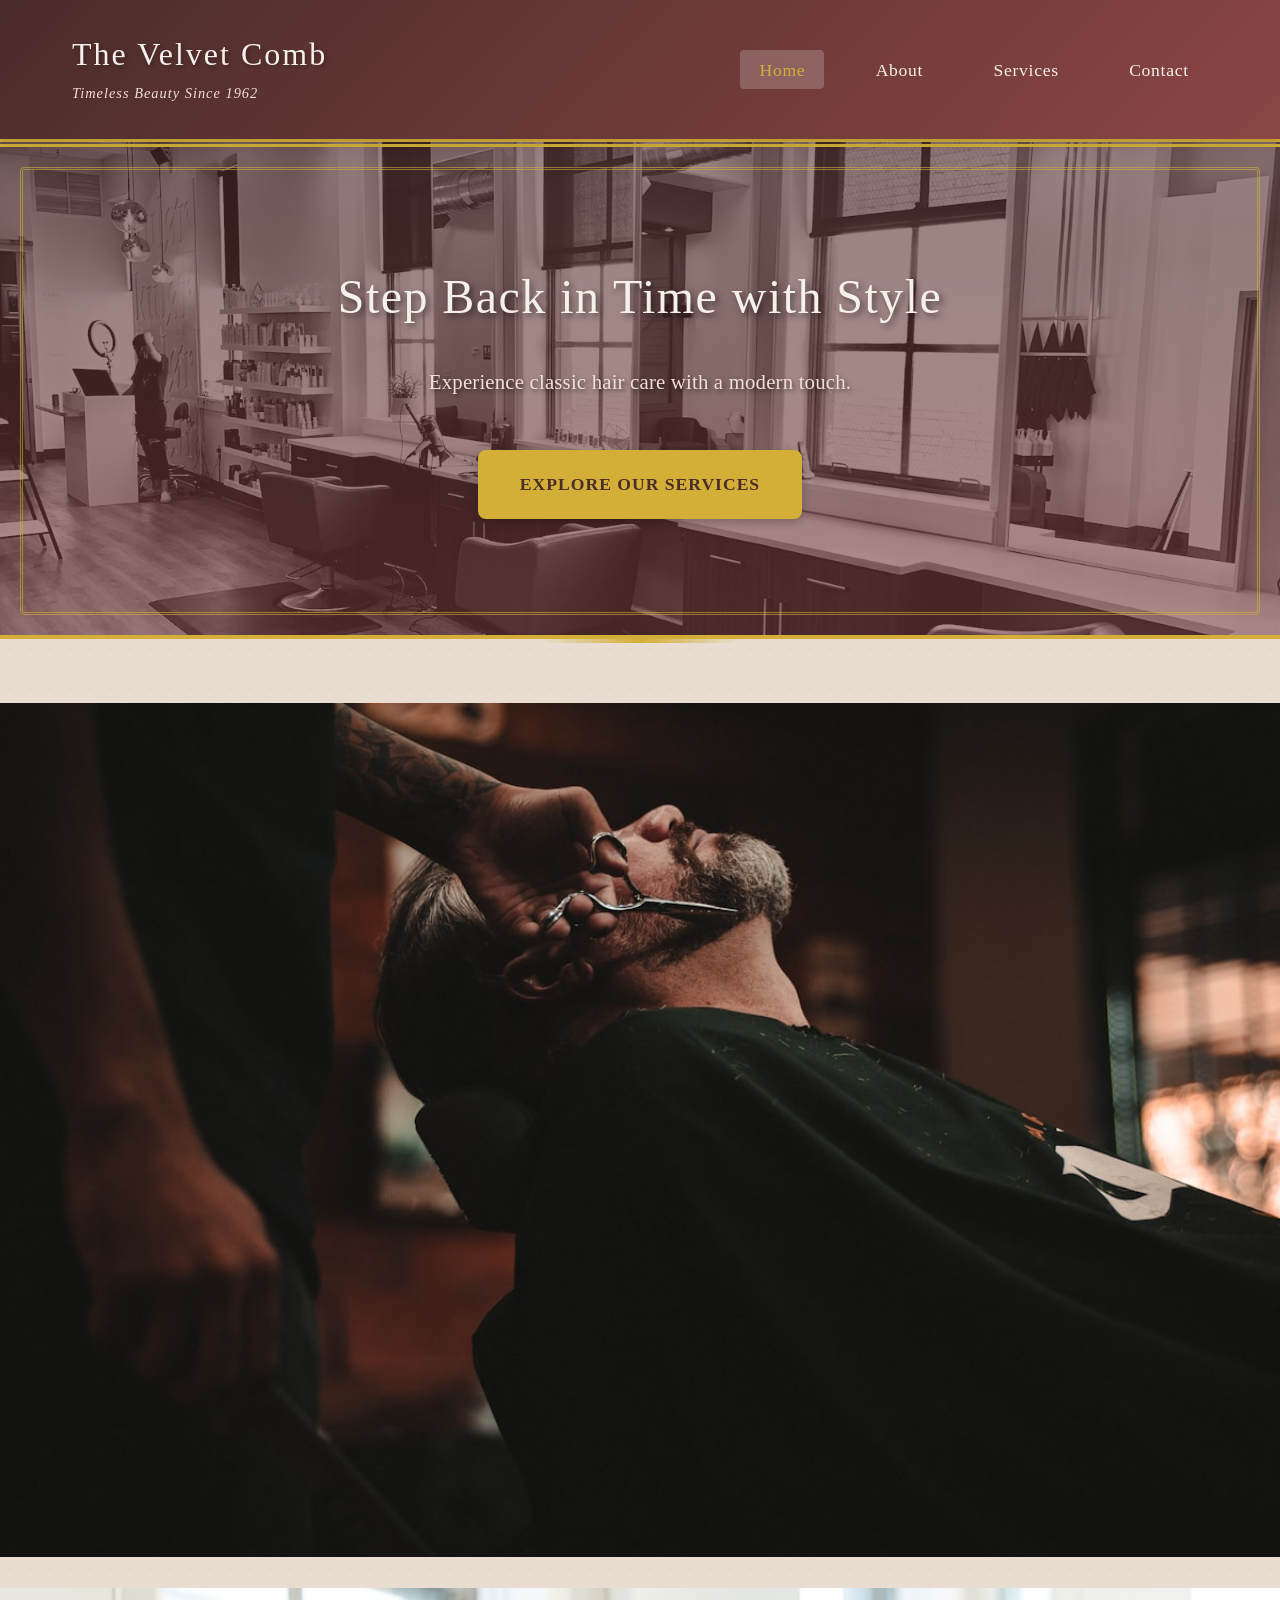
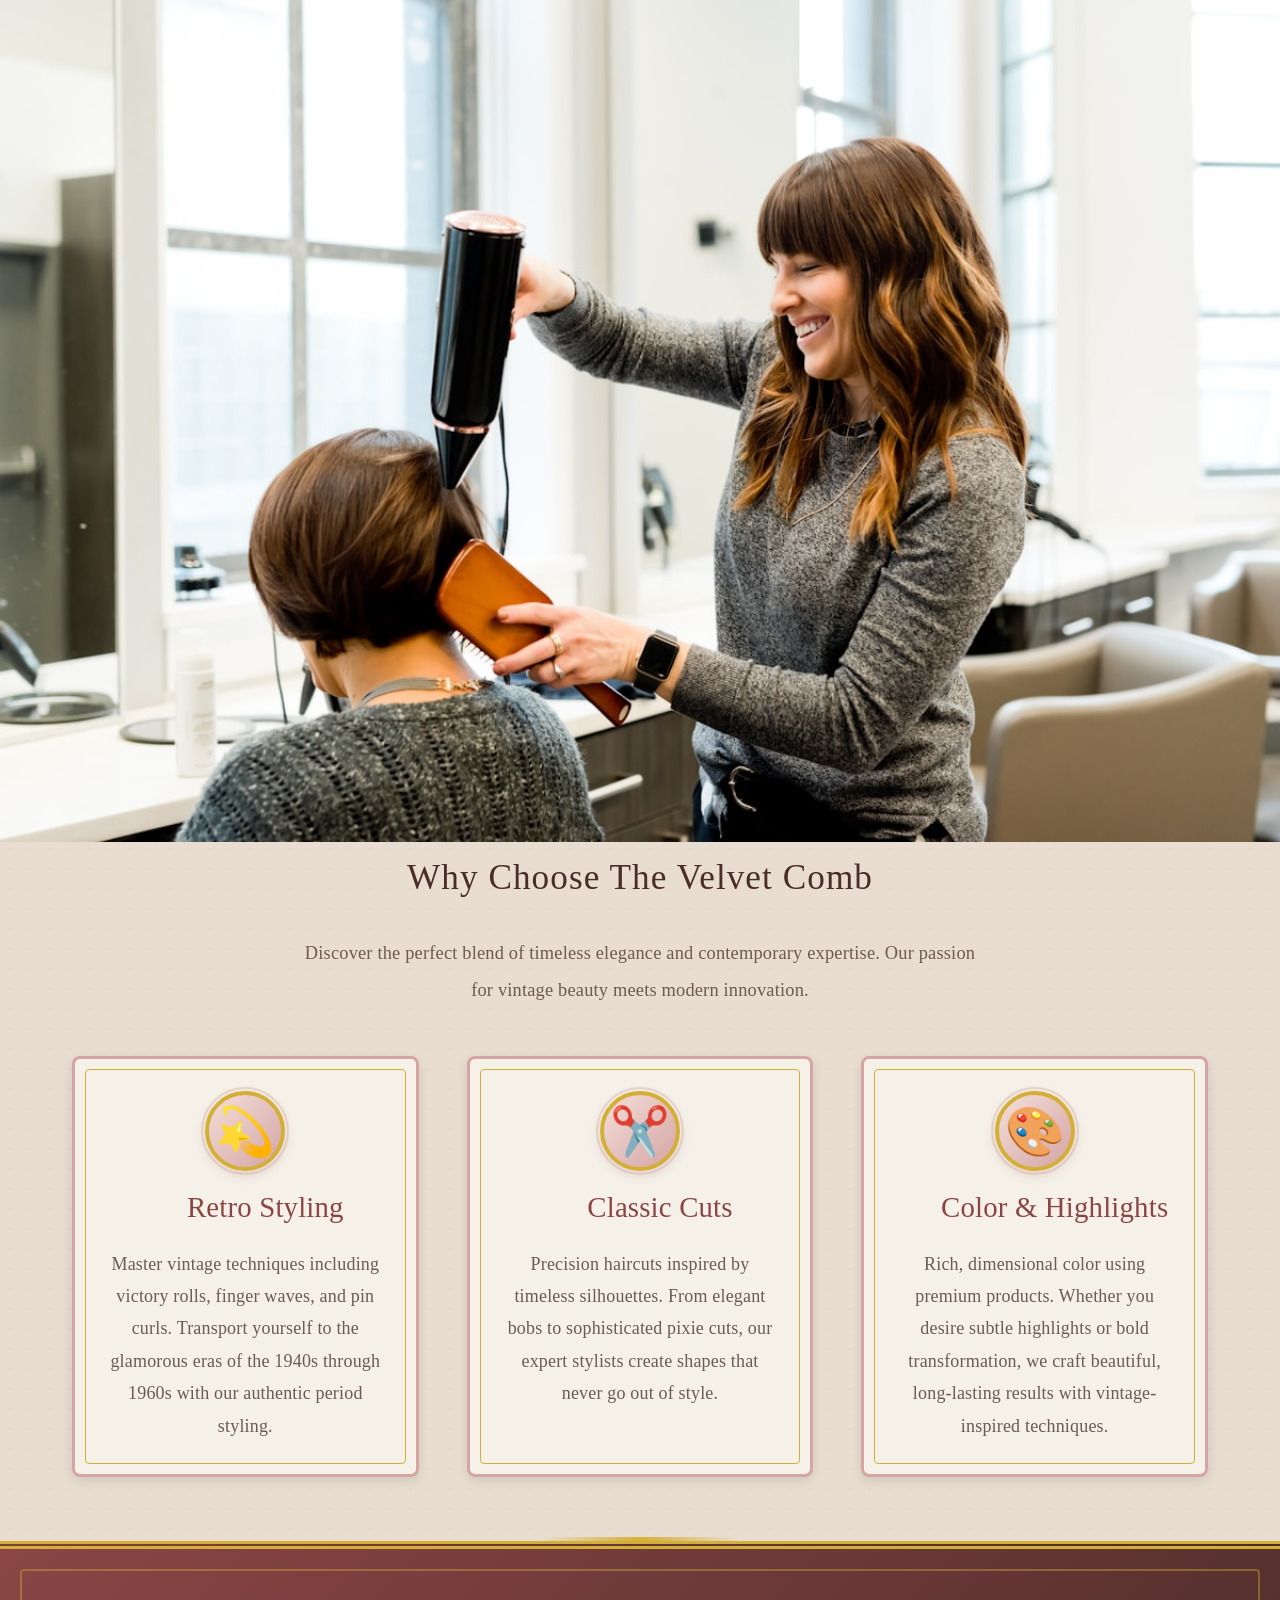
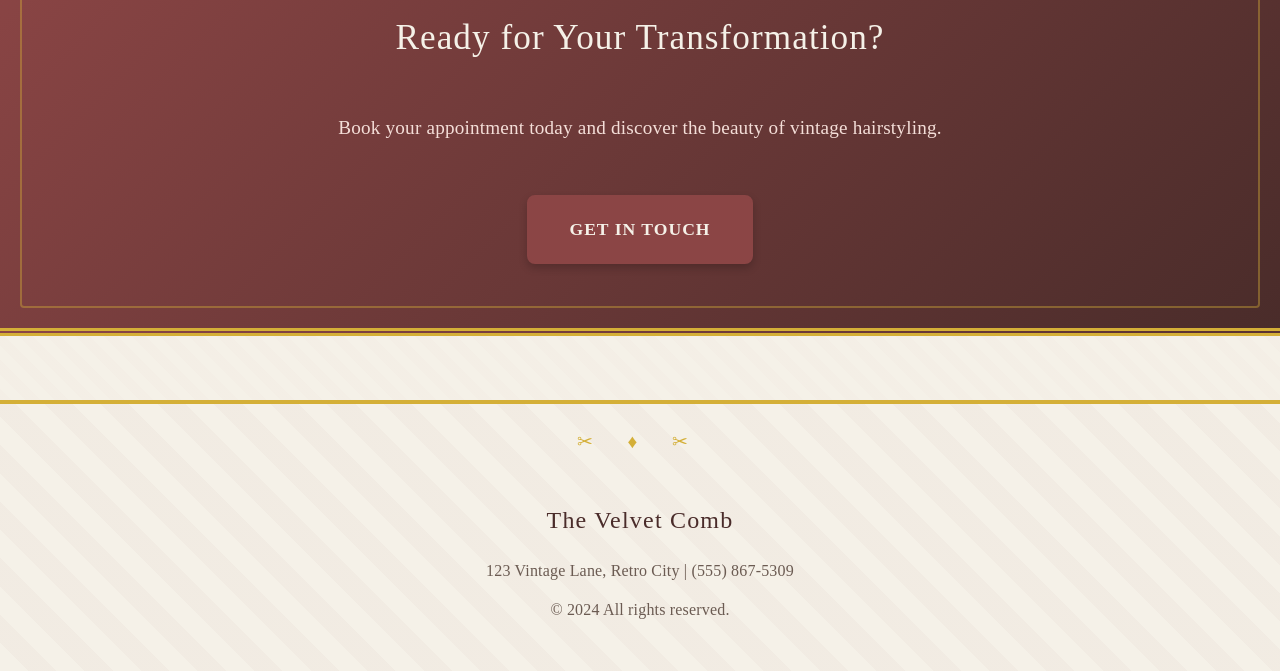
<file: index.html>
<!DOCTYPE html>
<html lang="en">
<head>
    <meta charset="UTF-8">
    <meta name="viewport" content="width=device-width, initial-scale=1.0">
    <title>The Velvet Comb - Vintage Hair Salon</title>
    <link rel="stylesheet" href="styles.css">
</head>
<body>
    <header>
        <div class="container">
            <div class="logo">
                <h1>The Velvet Comb</h1>
                <p class="tagline">Timeless Beauty Since 1962</p>
            </div>
            <nav>
                <ul>
                    <li><a href="index.html" class="active">Home</a></li>
                    <li><a href="about.html">About</a></li>
                    <li><a href="services.html">Services</a></li>
                    <li><a href="contact.html">Contact</a></li>
                </ul>
            </nav>
        </div>
    </header>

    <main>
      <section class="hero" style="background: linear-gradient(rgba(74, 44, 42, 0.6), rgba(139, 69, 69, 0.6)), url('assets/hero.png') center/cover no-repeat; background-attachment: fixed;">
    <div class="hero-content">
        <h2>Step Back in Time with Style</h2>
        <p>Experience classic hair care with a modern touch.</p>
        <a href="services.html" class="btn">Explore Our Services</a>
    </div>
</section>



        <section class="welcome">
            <div class="feature-images">
    <img src="assets/feature.png" alt="Salon Feature" style="width:100%; height:auto; margin-bottom:20px;">
    <img src="assets/additional.png" alt="Salon in Action" style="width:100%; height:auto;">
</div>

            <div class="container">
                <h2>Why Choose The Velvet Comb</h2>
                <p>Discover the perfect blend of timeless elegance and contemporary expertise. Our passion for vintage beauty meets modern innovation.</p>
                <div class="features">
                    <div class="feature">
                        <div class="feature-icon">💫</div>
                        <h3>Retro Styling</h3>
                        <p>Master vintage techniques including victory rolls, finger waves, and pin curls. Transport yourself to the glamorous eras of the 1940s through 1960s with our authentic period styling.</p>
                    </div>
                    <div class="feature">
                        <div class="feature-icon">✂️</div>
                        <h3>Classic Cuts</h3>
                        <p>Precision haircuts inspired by timeless silhouettes. From elegant bobs to sophisticated pixie cuts, our expert stylists create shapes that never go out of style.</p>
                    </div>
                    <div class="feature">
                        <div class="feature-icon">🎨</div>
                        <h3>Color & Highlights</h3>
                        <p>Rich, dimensional color using premium products. Whether you desire subtle highlights or bold transformation, we craft beautiful, long-lasting results with vintage-inspired techniques.</p>
                    </div>
                </div>
            </div>
        </section>

        <section class="cta">
            <div class="container">
                <h2>Ready for Your Transformation?</h2>
                <p>Book your appointment today and discover the beauty of vintage hairstyling.</p>
                <a href="contact.html" class="btn btn-secondary">Get in Touch</a>
            </div>
        </section>
    </main>

    <footer>
        <div class="container">
            <p class="footer-name">The Velvet Comb</p>
            <p>123 Vintage Lane, Retro City | (555) 867-5309</p>
            <p>&copy; 2024 All rights reserved.</p>
        </div>
    </footer>
</body>
</html>
</file>
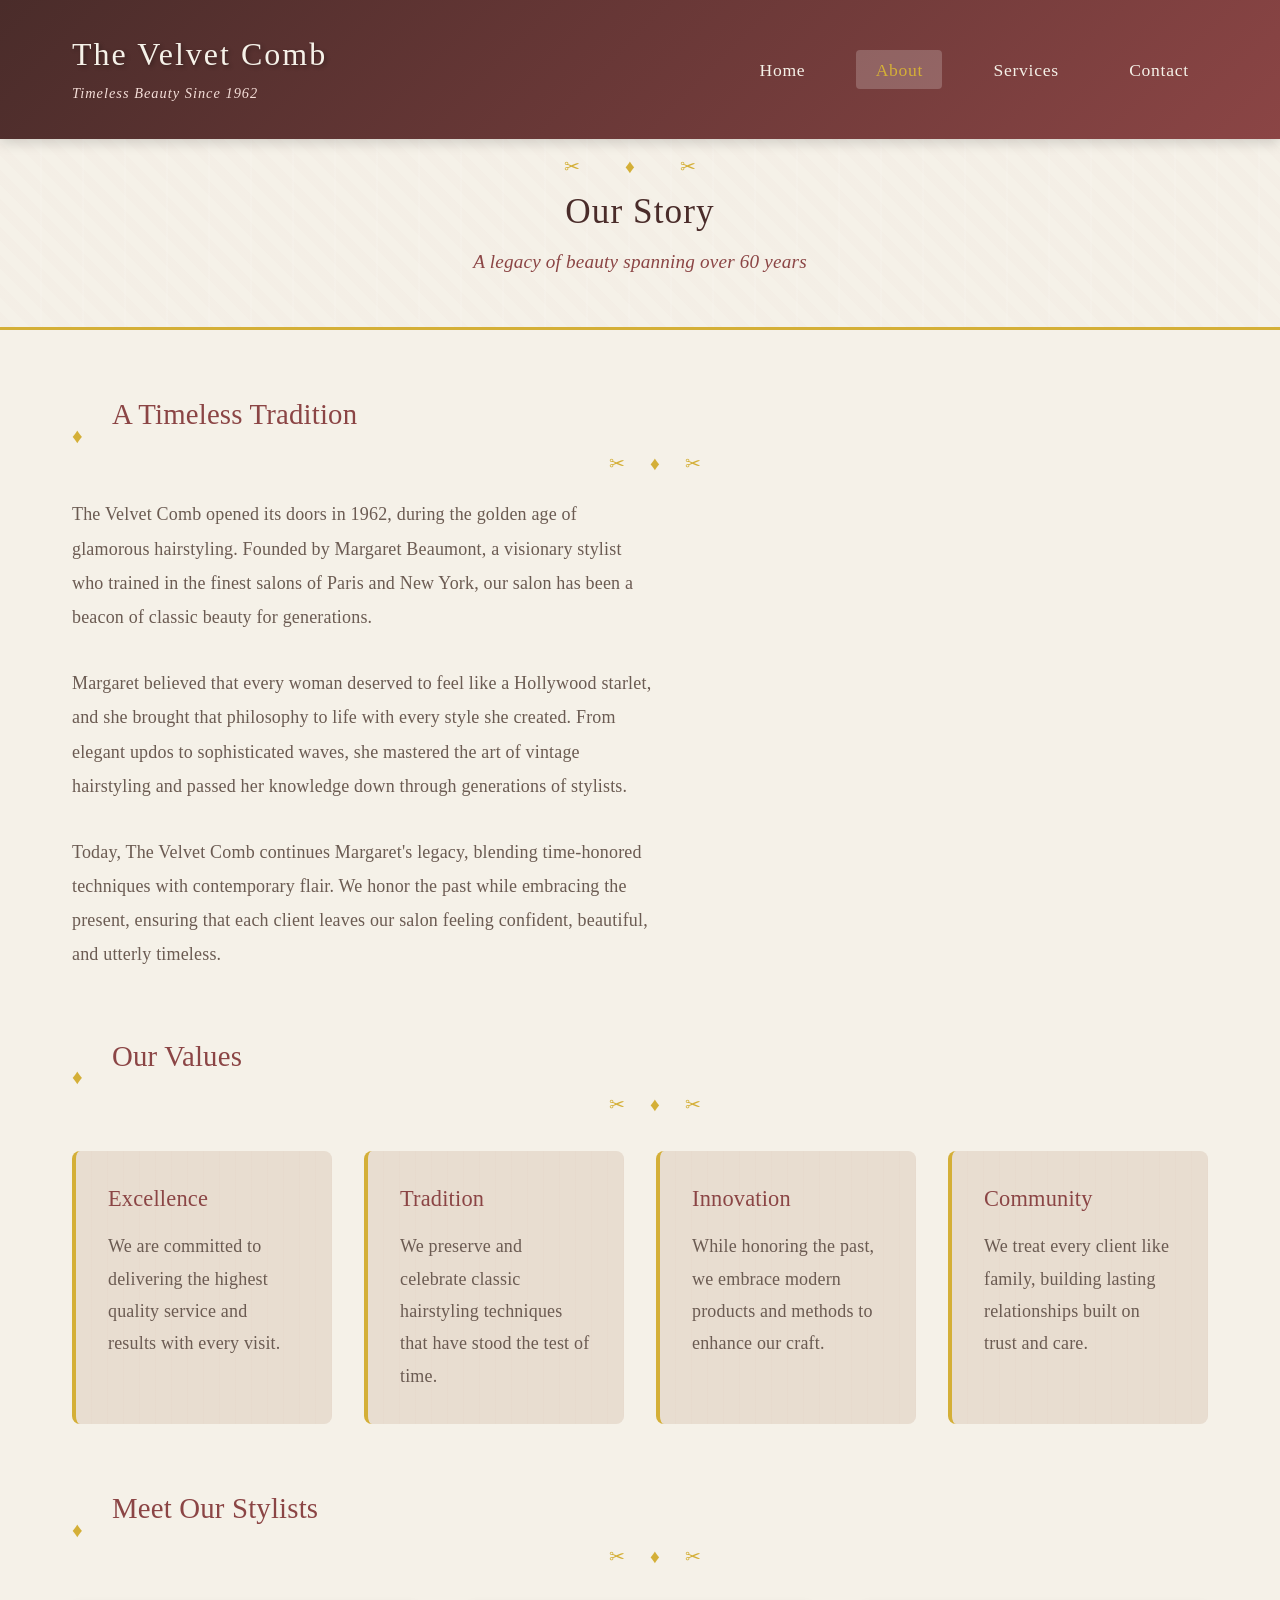
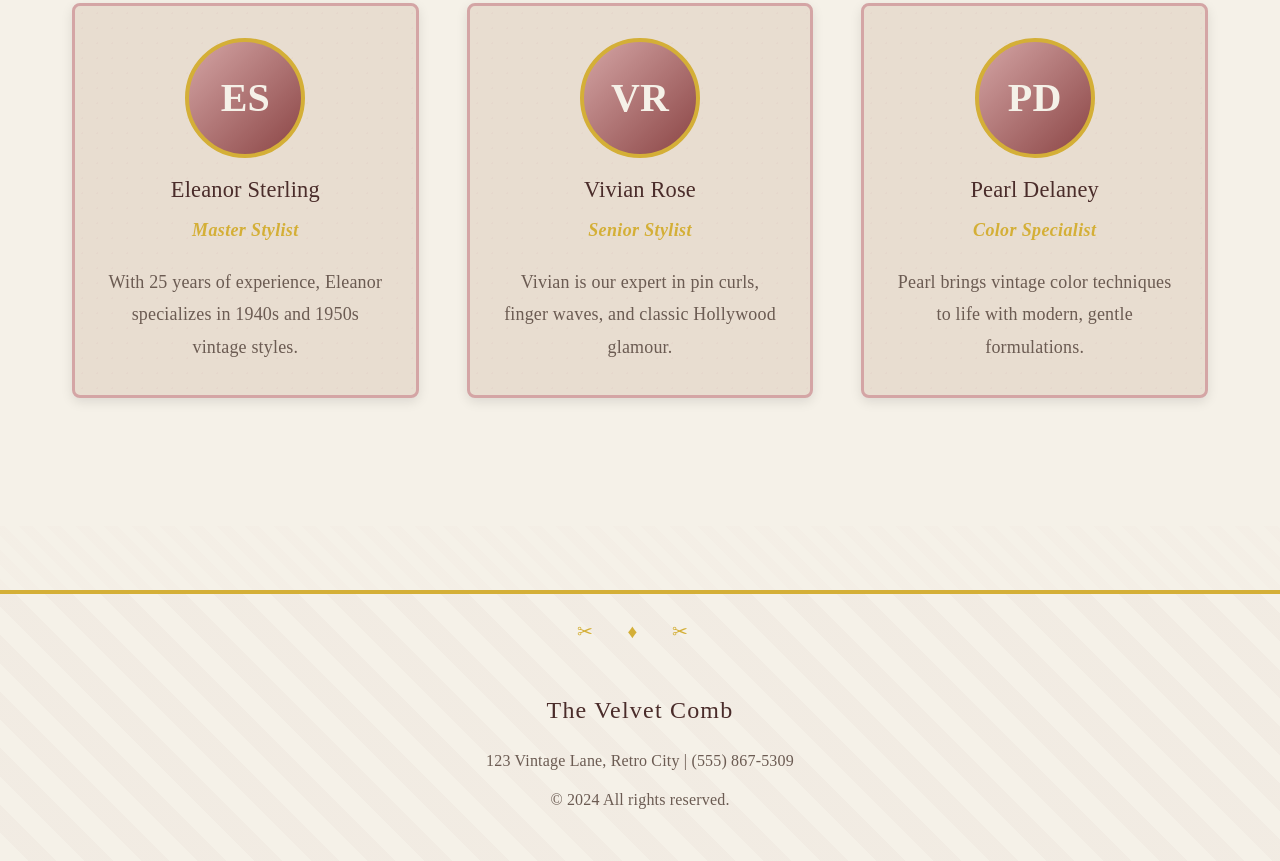
<file: about.html>
<!DOCTYPE html>
<html lang="en">
<head>
    <meta charset="UTF-8">
    <meta name="viewport" content="width=device-width, initial-scale=1.0">
    <title>About Us - The Velvet Comb</title>
    <link rel="stylesheet" href="styles.css">
</head>
<body>
    <header>
        <div class="container">
            <div class="logo">
                <h1>The Velvet Comb</h1>
                <p class="tagline">Timeless Beauty Since 1962</p>
            </div>
            <nav>
                <ul>
                    <li><a href="index.html">Home</a></li>
                    <li><a href="about.html" class="active">About</a></li>
                    <li><a href="services.html">Services</a></li>
                    <li><a href="contact.html">Contact</a></li>
                </ul>
            </nav>
        </div>
    </header>

    <main>
        <section class="page-header">
            <div class="container">
                <h2>Our Story</h2>
                <p>A legacy of beauty spanning over 60 years</p>
            </div>
        </section>

        <section class="content">
            <div class="container">
                <div class="story">
                    <h3>A Timeless Tradition</h3>
                    <p>The Velvet Comb opened its doors in 1962, during the golden age of glamorous hairstyling. Founded by Margaret Beaumont, a visionary stylist who trained in the finest salons of Paris and New York, our salon has been a beacon of classic beauty for generations.</p>
                    
                    <p>Margaret believed that every woman deserved to feel like a Hollywood starlet, and she brought that philosophy to life with every style she created. From elegant updos to sophisticated waves, she mastered the art of vintage hairstyling and passed her knowledge down through generations of stylists.</p>
                    
                    <p>Today, The Velvet Comb continues Margaret's legacy, blending time-honored techniques with contemporary flair. We honor the past while embracing the present, ensuring that each client leaves our salon feeling confident, beautiful, and utterly timeless.</p>
                </div>

                <div class="values">
                    <h3>Our Values</h3>
                    <div class="value-list">
                        <div class="value-item">
                            <h4>Excellence</h4>
                            <p>We are committed to delivering the highest quality service and results with every visit.</p>
                        </div>
                        <div class="value-item">
                            <h4>Tradition</h4>
                            <p>We preserve and celebrate classic hairstyling techniques that have stood the test of time.</p>
                        </div>
                        <div class="value-item">
                            <h4>Innovation</h4>
                            <p>While honoring the past, we embrace modern products and methods to enhance our craft.</p>
                        </div>
                        <div class="value-item">
                            <h4>Community</h4>
                            <p>We treat every client like family, building lasting relationships built on trust and care.</p>
                        </div>
                    </div>
                </div>

                <div class="team">
                    <h3>Meet Our Stylists</h3>
                    <div class="team-grid">
                        <div class="team-member">
                            <div class="member-photo">ES</div>
                            <h4>Eleanor Sterling</h4>
                            <p class="role">Master Stylist</p>
                            <p>With 25 years of experience, Eleanor specializes in 1940s and 1950s vintage styles.</p>
                        </div>
                        <div class="team-member">
                            <div class="member-photo">VR</div>
                            <h4>Vivian Rose</h4>
                            <p class="role">Senior Stylist</p>
                            <p>Vivian is our expert in pin curls, finger waves, and classic Hollywood glamour.</p>
                        </div>
                        <div class="team-member">
                            <div class="member-photo">PD</div>
                            <h4>Pearl Delaney</h4>
                            <p class="role">Color Specialist</p>
                            <p>Pearl brings vintage color techniques to life with modern, gentle formulations.</p>
                        </div>
                    </div>
                </div>
            </div>
        </section>
    </main>

    <footer>
        <div class="container">
            <p class="footer-name">The Velvet Comb</p>
            <p>123 Vintage Lane, Retro City | (555) 867-5309</p>
            <p>&copy; 2024 All rights reserved.</p>
        </div>
    </footer>
</body>
</html>
</file>
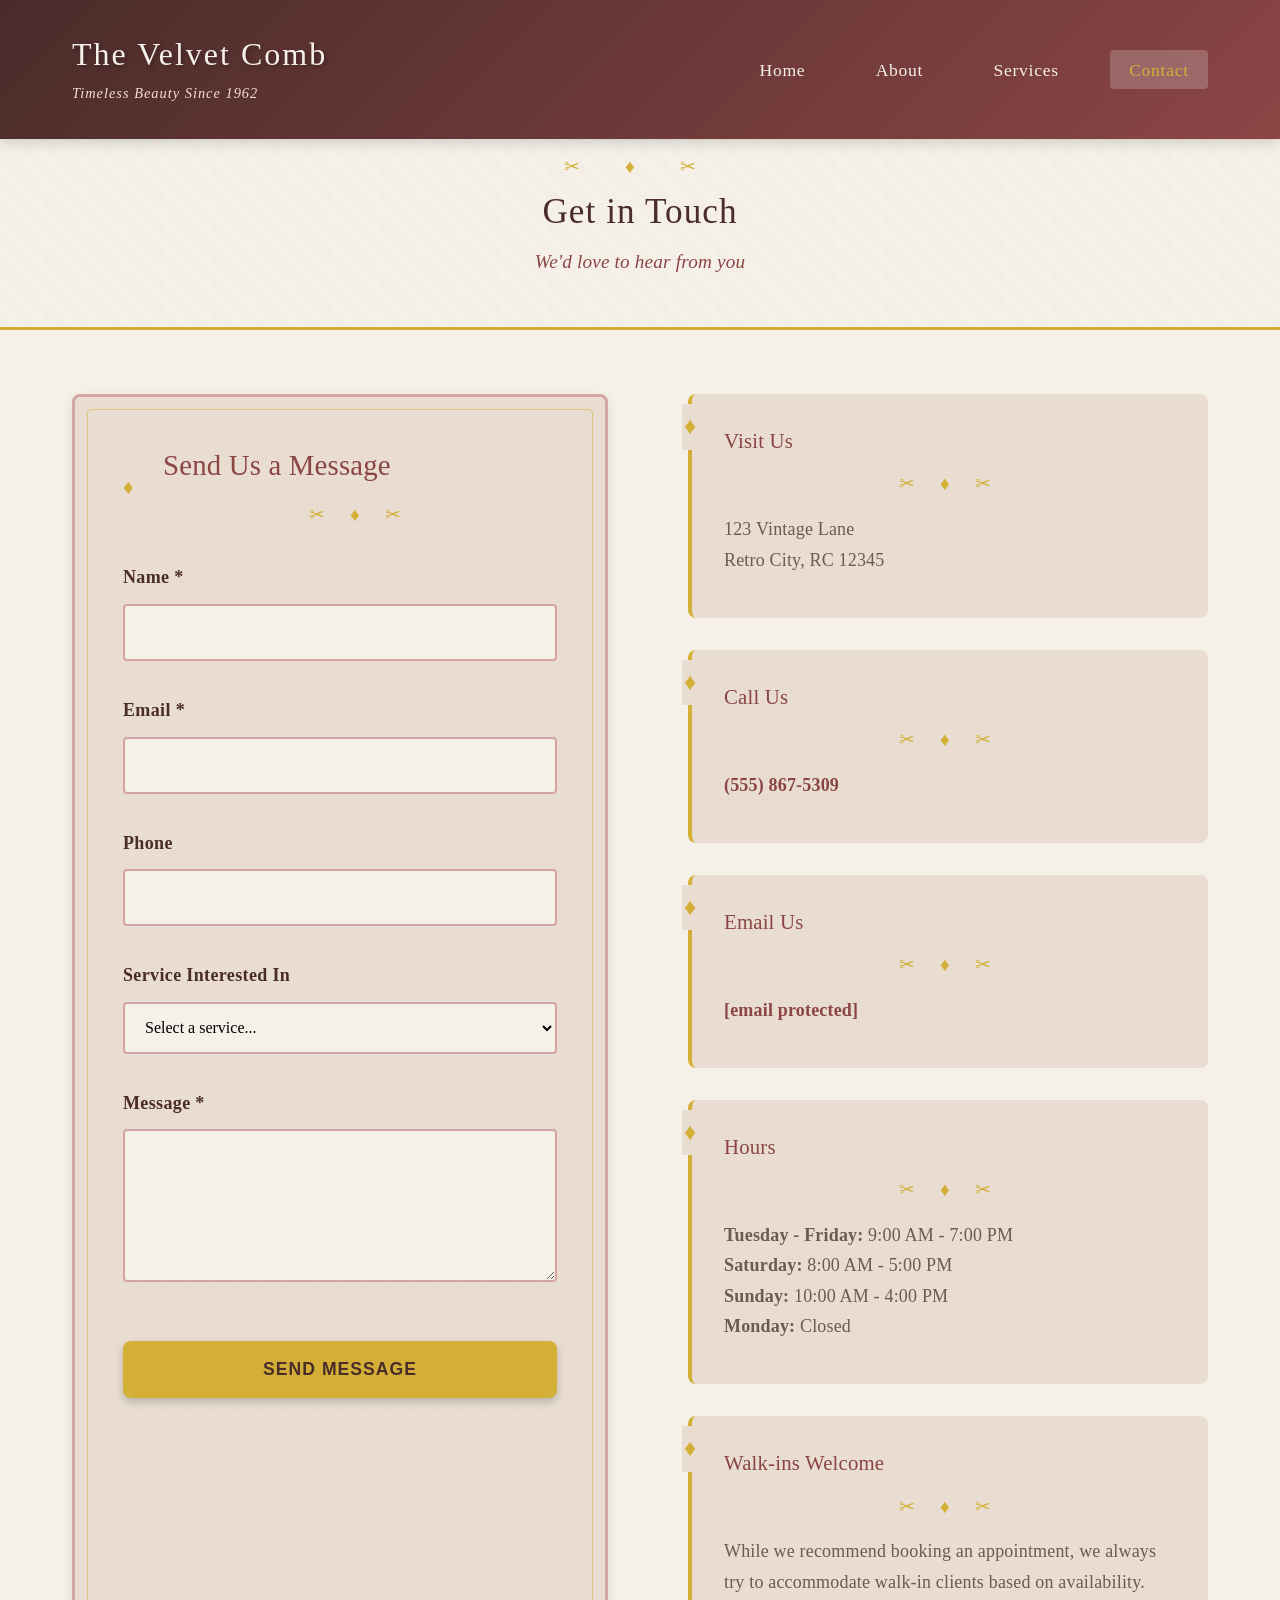
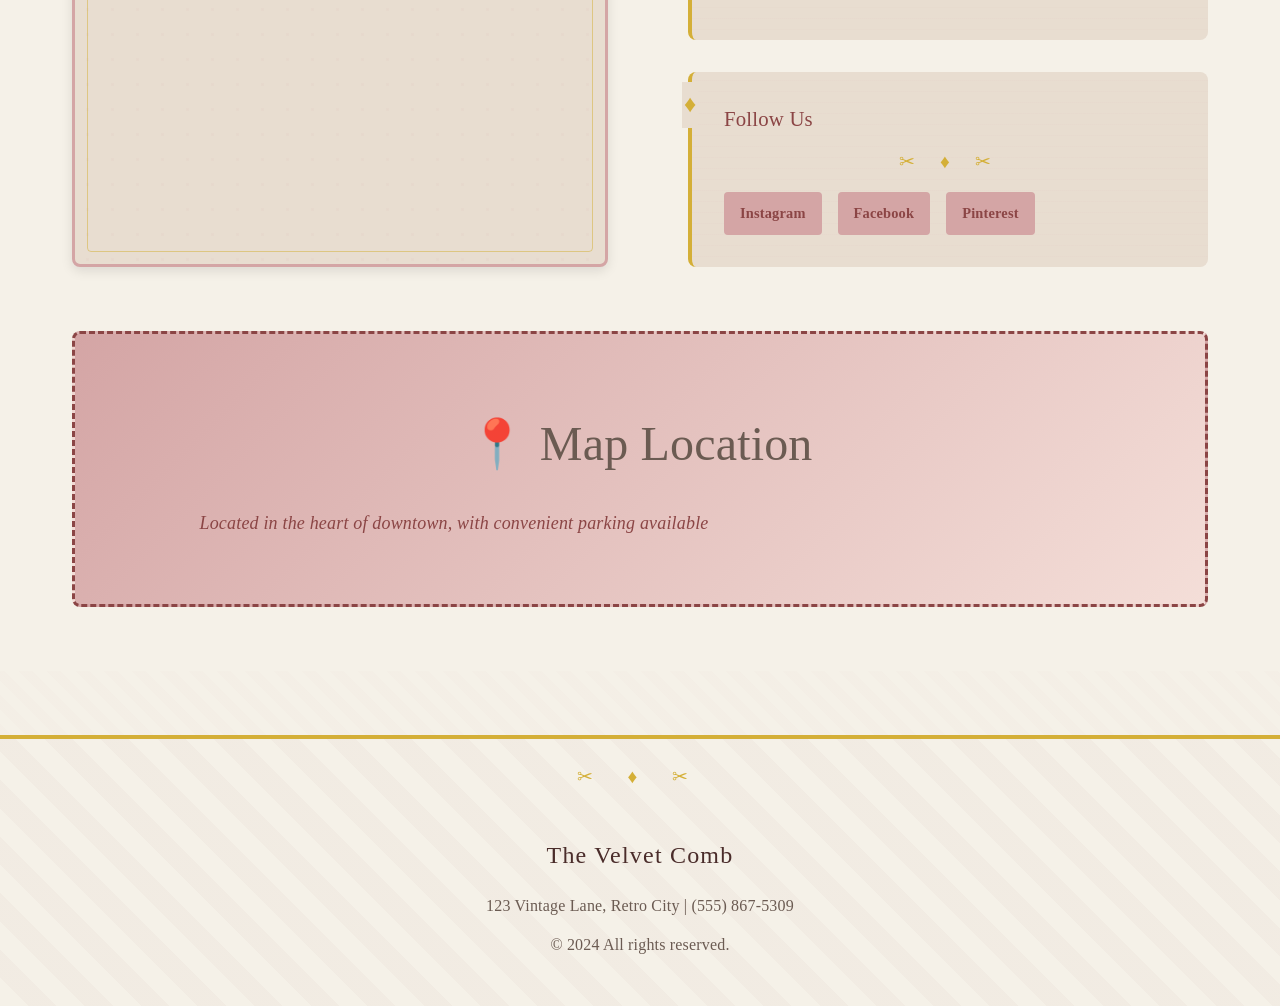
<file: contact.html>
<!DOCTYPE html>
<html lang="en">
<head>
    <meta charset="UTF-8">
    <meta name="viewport" content="width=device-width, initial-scale=1.0">
    <title>Contact Us - The Velvet Comb</title>
    <link rel="stylesheet" href="styles.css">
</head>
<body>
    <header>
        <div class="container">
            <div class="logo">
                <h1>The Velvet Comb</h1>
                <p class="tagline">Timeless Beauty Since 1962</p>
            </div>
            <nav>
                <ul>
                    <li><a href="index.html">Home</a></li>
                    <li><a href="about.html">About</a></li>
                    <li><a href="services.html">Services</a></li>
                    <li><a href="contact.html" class="active">Contact</a></li>
                </ul>
            </nav>
        </div>
    </header>

    <main>
        <section class="page-header">
            <div class="container">
                <h2>Get in Touch</h2>
                <p>We'd love to hear from you</p>
            </div>
        </section>

        <section class="content contact-section">
            <div class="container">
                <div class="contact-grid">
                    <div class="contact-form-container">
                        <h3>Send Us a Message</h3>
                        <form class="contact-form" action="#" method="post">
                            <div class="form-group">
                                <label for="name">Name *</label>
                                <input type="text" id="name" name="name" required>
                            </div>
                            
                            <div class="form-group">
                                <label for="email">Email *</label>
                                <input type="email" id="email" name="email" required>
                            </div>
                            
                            <div class="form-group">
                                <label for="phone">Phone</label>
                                <input type="tel" id="phone" name="phone">
                            </div>
                            
                            <div class="form-group">
                                <label for="service">Service Interested In</label>
                                <select id="service" name="service">
                                    <option value="">Select a service...</option>
                                    <option value="vintage-styling">Vintage Styling</option>
                                    <option value="classic-cuts">Classic Cuts</option>
                                    <option value="color">Color Services</option>
                                    <option value="special-occasion">Special Occasion</option>
                                    <option value="treatments">Hair Treatments</option>
                                    <option value="consultation">Consultation</option>
                                </select>
                            </div>
                            
                            <div class="form-group">
                                <label for="message">Message *</label>
                                <textarea id="message" name="message" rows="5" required></textarea>
                            </div>
                            
                            <button type="submit" class="btn">Send Message</button>
                        </form>
                    </div>

                    <div class="contact-info">
                        <div class="info-block">
                            <h3>Visit Us</h3>
                            <p>123 Vintage Lane<br>
                            Retro City, RC 12345</p>
                        </div>

                        <div class="info-block">
                            <h3>Call Us</h3>
                            <p><a href="tel:5558675309">(555) 867-5309</a></p>
                        </div>

                        <div class="info-block">
                            <h3>Email Us</h3>
                            <p><a href="/cdn-cgi/l/email-protection#5038353c3c3f1024383526353c263524333f3d327e333f3d"><span class="__cf_email__" data-cfemail="58303d343437182c303d2e3d342e3d2c3b37353a763b3735">[email&#160;protected]</span></a></p>
                        </div>

                        <div class="info-block">
                            <h3>Hours</h3>
                            <p>
                                <strong>Tuesday - Friday:</strong> 9:00 AM - 7:00 PM<br>
                                <strong>Saturday:</strong> 8:00 AM - 5:00 PM<br>
                                <strong>Sunday:</strong> 10:00 AM - 4:00 PM<br>
                                <strong>Monday:</strong> Closed
                            </p>
                        </div>

                        <div class="info-block">
                            <h3>Walk-ins Welcome</h3>
                            <p>While we recommend booking an appointment, we always try to accommodate walk-in clients based on availability.</p>
                        </div>

                        <div class="info-block social">
                            <h3>Follow Us</h3>
                            <div class="social-links">
                                <a href="#" class="social-link">Instagram</a>
                                <a href="#" class="social-link">Facebook</a>
                                <a href="#" class="social-link">Pinterest</a>
                            </div>
                        </div>
                    </div>
                </div>

                <div class="map-placeholder">
                    <p>📍 Map Location</p>
                    <p class="map-note">Located in the heart of downtown, with convenient parking available</p>
                </div>
            </div>
        </section>
    </main>

    <footer>
        <div class="container">
            <p class="footer-name">The Velvet Comb</p>
            <p>123 Vintage Lane, Retro City | (555) 867-5309</p>
            <p>&copy; 2024 All rights reserved.</p>
        </div>
    </footer>
</body>
</html>
</file>
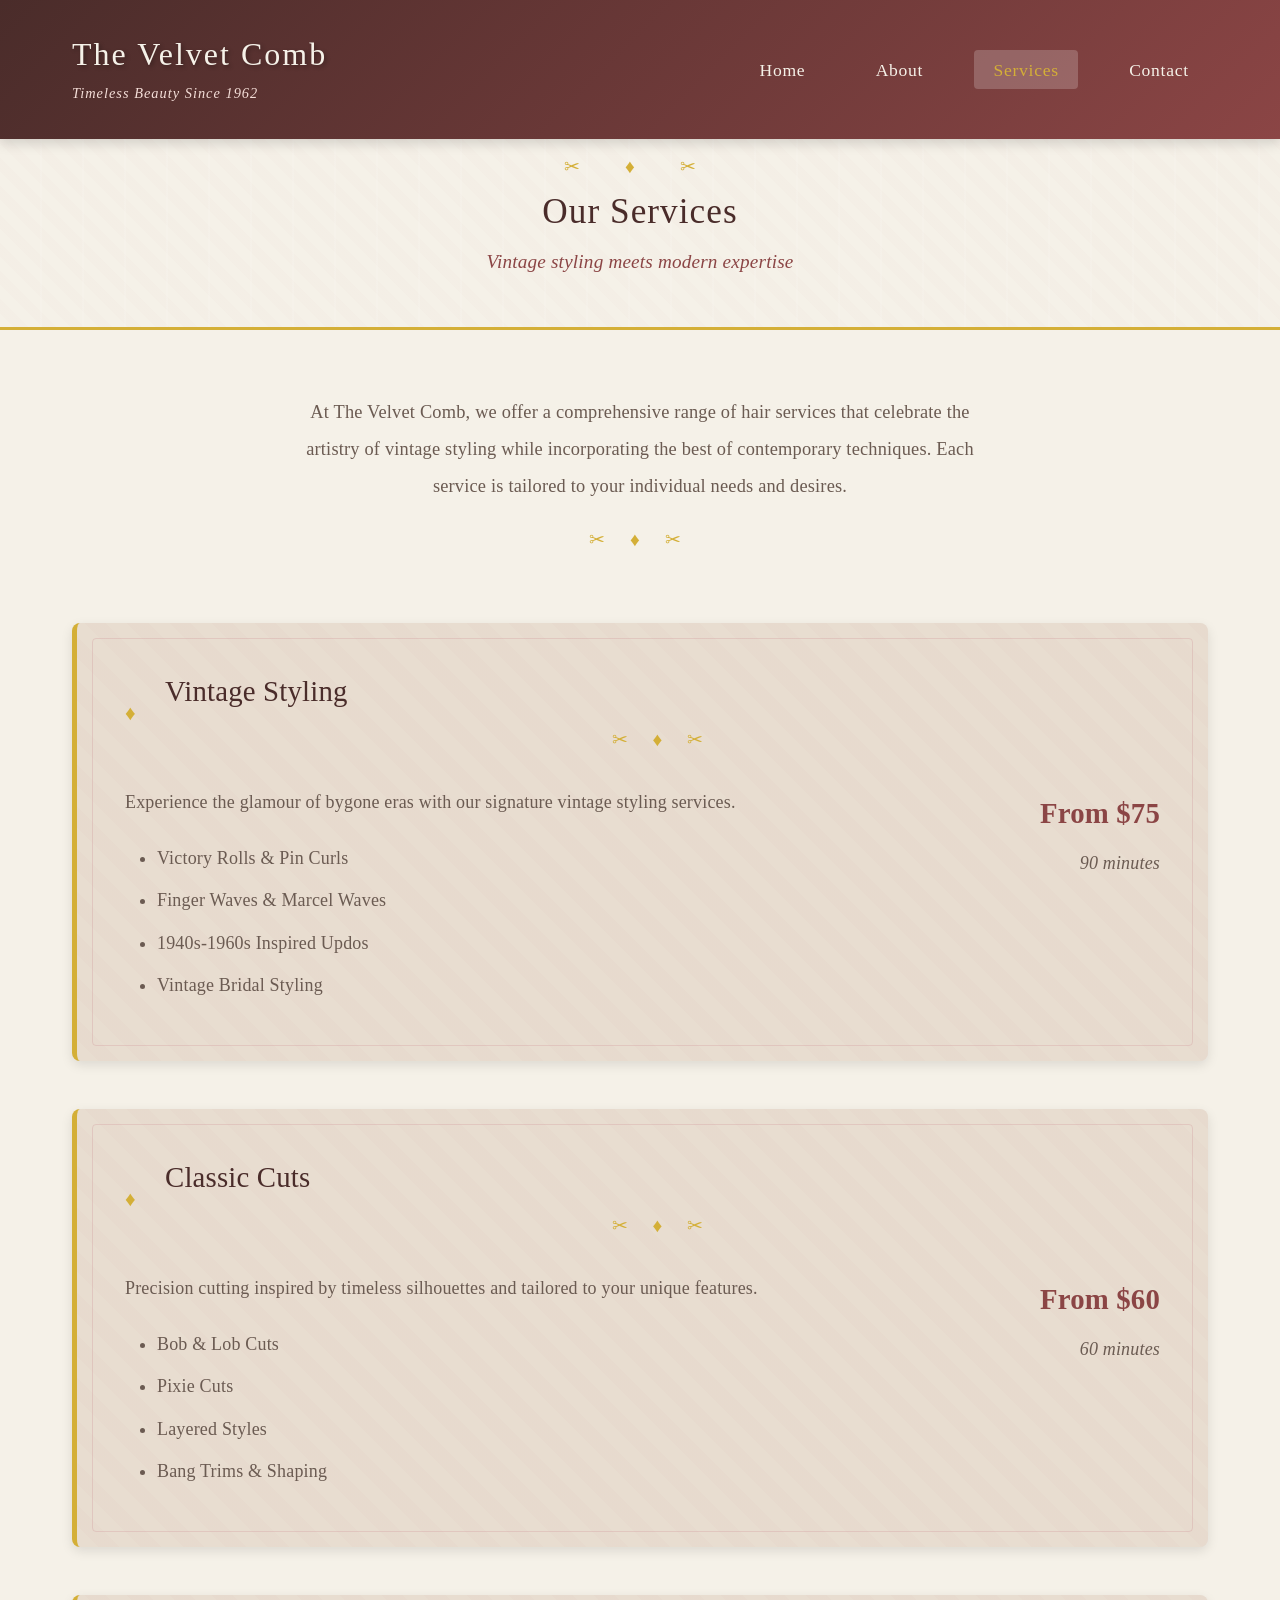
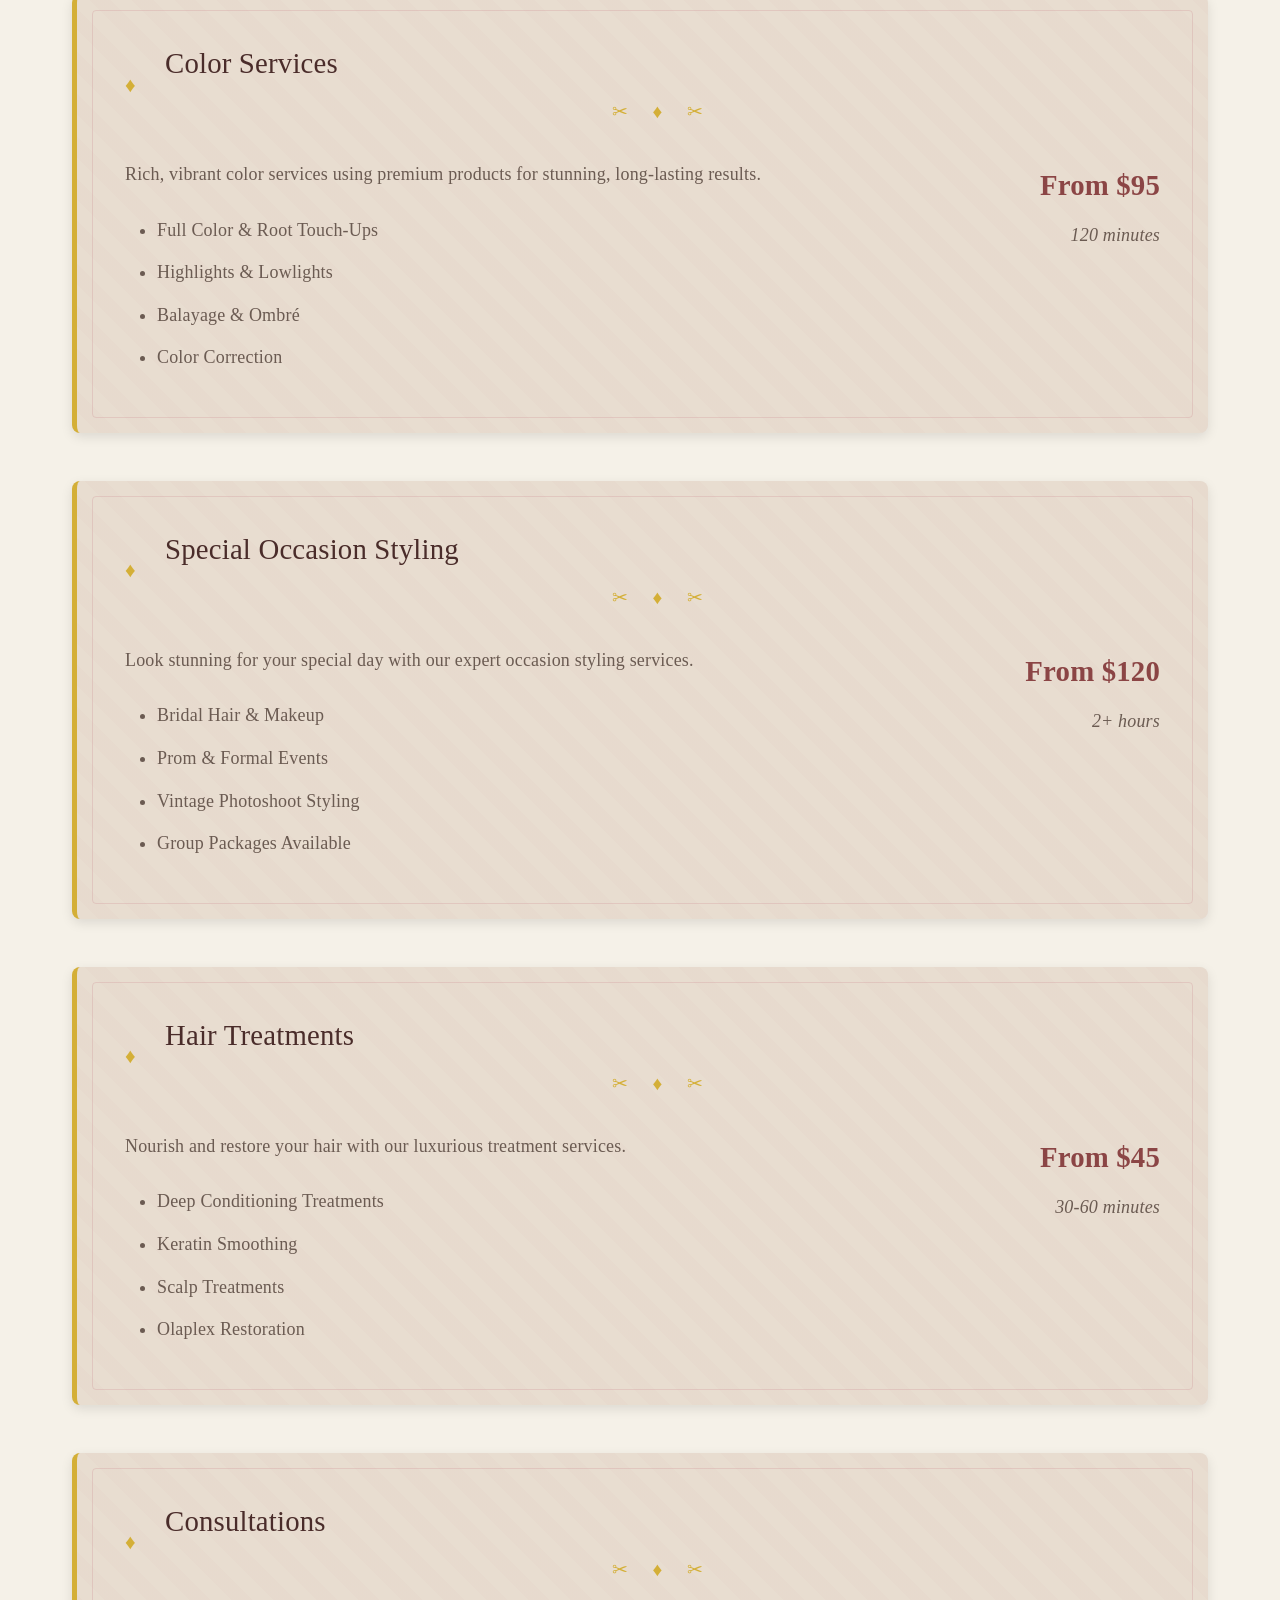
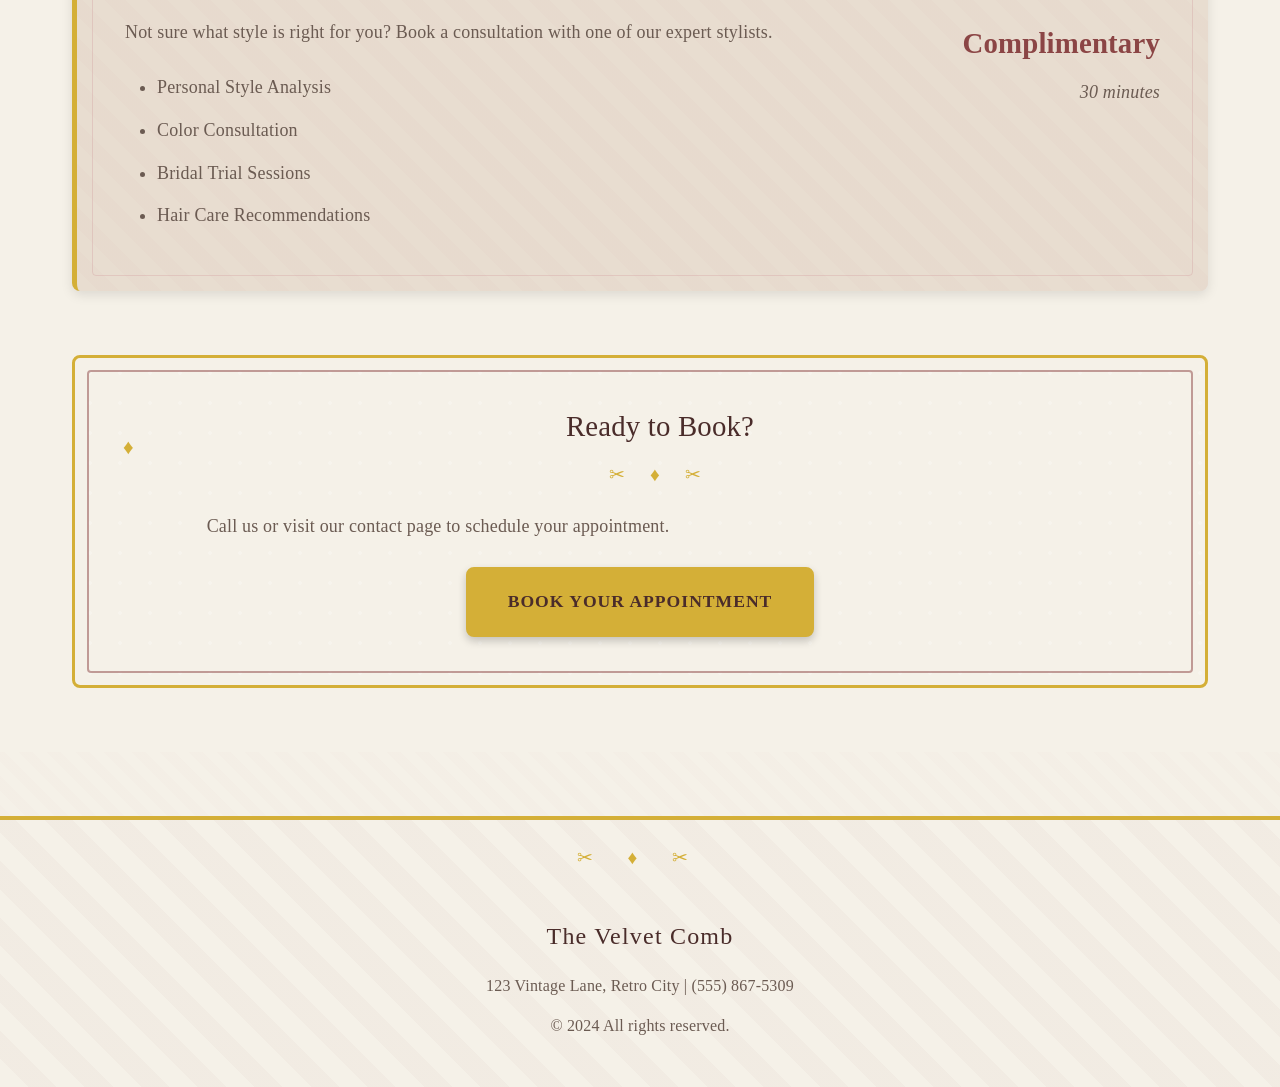
<file: services.html>
<!DOCTYPE html>
<html lang="en">
<head>
    <meta charset="UTF-8">
    <meta name="viewport" content="width=device-width, initial-scale=1.0">
    <title>Services - The Velvet Comb</title>
    <link rel="stylesheet" href="styles.css">
</head>
<body>
    <header>
        <div class="container">
            <div class="logo">
                <h1>The Velvet Comb</h1>
                <p class="tagline">Timeless Beauty Since 1962</p>
            </div>
            <nav>
                <ul>
                    <li><a href="index.html">Home</a></li>
                    <li><a href="about.html">About</a></li>
                    <li><a href="services.html" class="active">Services</a></li>
                    <li><a href="contact.html">Contact</a></li>
                </ul>
            </nav>
        </div>
    </header>

    <main>
        <section class="page-header">
            <div class="container">
                <h2>Our Services</h2>
                <p>Vintage styling meets modern expertise</p>
            </div>
        </section>

        <section class="content services-section">
            <div class="container">
                <div class="services-intro">
                    <p>At The Velvet Comb, we offer a comprehensive range of hair services that celebrate the artistry of vintage styling while incorporating the best of contemporary techniques. Each service is tailored to your individual needs and desires.</p>
                </div>

                <div class="services-list">
                    <div class="service-item">
                        <h3>Vintage Styling</h3>
                        <div class="service-details">
                            <div class="service-description">
                                <p>Experience the glamour of bygone eras with our signature vintage styling services.</p>
                                <ul>
                                    <li>Victory Rolls & Pin Curls</li>
                                    <li>Finger Waves & Marcel Waves</li>
                                    <li>1940s-1960s Inspired Updos</li>
                                    <li>Vintage Bridal Styling</li>
                                </ul>
                            </div>
                            <div class="service-price">
                                <span class="price">From $75</span>
                                <span class="duration">90 minutes</span>
                            </div>
                        </div>
                    </div>

                    <div class="service-item">
                        <h3>Classic Cuts</h3>
                        <div class="service-details">
                            <div class="service-description">
                                <p>Precision cutting inspired by timeless silhouettes and tailored to your unique features.</p>
                                <ul>
                                    <li>Bob & Lob Cuts</li>
                                    <li>Pixie Cuts</li>
                                    <li>Layered Styles</li>
                                    <li>Bang Trims & Shaping</li>
                                </ul>
                            </div>
                            <div class="service-price">
                                <span class="price">From $60</span>
                                <span class="duration">60 minutes</span>
                            </div>
                        </div>
                    </div>

                    <div class="service-item">
                        <h3>Color Services</h3>
                        <div class="service-details">
                            <div class="service-description">
                                <p>Rich, vibrant color services using premium products for stunning, long-lasting results.</p>
                                <ul>
                                    <li>Full Color & Root Touch-Ups</li>
                                    <li>Highlights & Lowlights</li>
                                    <li>Balayage & Ombré</li>
                                    <li>Color Correction</li>
                                </ul>
                            </div>
                            <div class="service-price">
                                <span class="price">From $95</span>
                                <span class="duration">120 minutes</span>
                            </div>
                        </div>
                    </div>

                    <div class="service-item">
                        <h3>Special Occasion Styling</h3>
                        <div class="service-details">
                            <div class="service-description">
                                <p>Look stunning for your special day with our expert occasion styling services.</p>
                                <ul>
                                    <li>Bridal Hair & Makeup</li>
                                    <li>Prom & Formal Events</li>
                                    <li>Vintage Photoshoot Styling</li>
                                    <li>Group Packages Available</li>
                                </ul>
                            </div>
                            <div class="service-price">
                                <span class="price">From $120</span>
                                <span class="duration">2+ hours</span>
                            </div>
                        </div>
                    </div>

                    <div class="service-item">
                        <h3>Hair Treatments</h3>
                        <div class="service-details">
                            <div class="service-description">
                                <p>Nourish and restore your hair with our luxurious treatment services.</p>
                                <ul>
                                    <li>Deep Conditioning Treatments</li>
                                    <li>Keratin Smoothing</li>
                                    <li>Scalp Treatments</li>
                                    <li>Olaplex Restoration</li>
                                </ul>
                            </div>
                            <div class="service-price">
                                <span class="price">From $45</span>
                                <span class="duration">30-60 minutes</span>
                            </div>
                        </div>
                    </div>

                    <div class="service-item">
                        <h3>Consultations</h3>
                        <div class="service-details">
                            <div class="service-description">
                                <p>Not sure what style is right for you? Book a consultation with one of our expert stylists.</p>
                                <ul>
                                    <li>Personal Style Analysis</li>
                                    <li>Color Consultation</li>
                                    <li>Bridal Trial Sessions</li>
                                    <li>Hair Care Recommendations</li>
                                </ul>
                            </div>
                            <div class="service-price">
                                <span class="price">Complimentary</span>
                                <span class="duration">30 minutes</span>
                            </div>
                        </div>
                    </div>
                </div>

                <div class="booking-cta">
                    <h3>Ready to Book?</h3>
                    <p>Call us or visit our contact page to schedule your appointment.</p>
                    <a href="contact.html" class="btn">Book Your Appointment</a>
                </div>
            </div>
        </section>
    </main>

    <footer>
        <div class="container">
            <p class="footer-name">The Velvet Comb</p>
            <p>123 Vintage Lane, Retro City | (555) 867-5309</p>
            <p>&copy; 2024 All rights reserved.</p>
        </div>
    </footer>
</body>
</html>
</file>
<file: styles.css>
/* ===================================
   The Velvet Comb - Vintage Salon CSS
   =================================== */

/* CSS Reset & Base Styles */
* {
    margin: 0;
    padding: 0;
    box-sizing: border-box;
}

:root {
    /* Vintage Color Palette */
    --primary-cream: #F5F1E8;
    --secondary-rose: #D4A5A5;
    --accent-burgundy: #8B4545;
    --deep-plum: #4A2C2A;
    --gold-accent: #D4AF37;
    --soft-pink: #F4DED8;
    --warm-beige: #E8DDD0;
    --text-dark: #2C1810;
    --text-light: #6B5B52;
    
    /* Typography */
    --font-heading: 'Georgia', 'Times New Roman', serif;
    --font-body: 'Garamond', 'Georgia', serif;
    
    /* Spacing */
    --spacing-xs: 0.5rem;
    --spacing-sm: 1rem;
    --spacing-md: 2rem;
    --spacing-lg: 3rem;
    --spacing-xl: 4rem;
    
    /* Border Radius */
    --radius-sm: 4px;
    --radius-md: 8px;
}

body {
    font-family: var(--font-body);
    font-size: 18px;
    line-height: 1.9;
    letter-spacing: 0.01em;
    color: var(--text-dark);
    background-color: var(--primary-cream);
    background-image: 
        repeating-linear-gradient(
            45deg,
            transparent,
            transparent 10px,
            rgba(212, 165, 165, 0.03) 10px,
            rgba(212, 165, 165, 0.03) 20px
        );
}

.container {
    max-width: 1200px;
    margin: 0 auto;
    padding: 0 var(--spacing-md);
}

/* ===================================
   Typography
   =================================== */

h1, h2, h3, h4, h5, h6 {
    font-family: var(--font-heading);
    font-weight: 400;
    line-height: 1.4;
    color: var(--deep-plum);
    margin-top: 0;
}

h1 {
    font-size: 2.5rem;
    letter-spacing: 2px;
}

h2 {
    font-size: 2.2rem;
    margin-bottom: var(--spacing-lg);
    letter-spacing: 0.03em;
    position: relative;
    padding-left: 50px;
}

h2::before {
    content: '✂';
    position: absolute;
    left: 0;
    top: 50%;
    transform: translateY(-50%);
    color: var(--gold-accent);
    font-size: 2rem;
}

h3 {
    font-size: 1.8rem;
    margin-bottom: 1.25rem;
    color: var(--accent-burgundy);
    position: relative;
    padding-left: 40px;
}

h3::before {
    content: '♦';
    position: absolute;
    left: 0;
    top: 50%;
    transform: translateY(-50%);
    color: var(--gold-accent);
    font-size: 1.3rem;
}

h4 {
    font-size: 1.4rem;
    margin-bottom: var(--spacing-xs);
}

p {
    margin-bottom: 1.5rem;
    color: var(--text-light);
    max-width: 70ch;
}

p:last-child {
    margin-bottom: 0;
}

a {
    color: var(--accent-burgundy);
    text-decoration: none;
    transition: color 0.3s ease;
}

a:hover {
    color: var(--gold-accent);
}

/* ===================================
   Header & Navigation
   =================================== */

header {
    background: linear-gradient(135deg, var(--deep-plum) 0%, var(--accent-burgundy) 100%);
    padding: var(--spacing-md) 0;
    box-shadow: 0 4px 12px rgba(0, 0, 0, 0.15);
    position: sticky;
    top: 0;
    z-index: 1000;
}

header .container {
    display: flex;
    justify-content: space-between;
    align-items: center;
    flex-wrap: wrap;
}

.logo h1 {
    color: var(--primary-cream);
    font-size: 2rem;
    margin-bottom: 0.2rem;
    text-shadow: 2px 2px 4px rgba(0, 0, 0, 0.3);
}

.tagline {
    color: var(--soft-pink);
    font-size: 0.9rem;
    font-style: italic;
    letter-spacing: 1px;
    margin: 0;
}

nav ul {
    list-style: none;
    display: flex;
    gap: var(--spacing-md);
}

nav a {
    color: var(--primary-cream);
    font-size: 1.1rem;
    padding: 0.6rem 1.2rem;
    border-radius: var(--radius-sm);
    transition: all 0.3s ease;
    letter-spacing: 0.04em;
}

nav a:hover,
nav a.active {
    background-color: rgba(255, 255, 255, 0.2);
    color: var(--gold-accent);
}

/* ===================================
   Hero Section
   =================================== */

.hero {
    background: linear-gradient(rgba(74, 44, 42, 0.7), rgba(139, 69, 69, 0.7)),
                url('data:image/svg+xml,<svg xmlns="http://www.w3.org/2000/svg" viewBox="0 0 1200 600"><rect fill="%23D4A5A5" width="1200" height="600"/><circle cx="200" cy="150" r="80" fill="%23F4DED8" opacity="0.3"/><circle cx="900" cy="400" r="120" fill="%238B4545" opacity="0.2"/><circle cx="600" cy="250" r="100" fill="%23E8DDD0" opacity="0.25"/></svg>');
    background-size: cover;
    background-position: center;
    background-attachment: fixed;
    min-height: 500px;
    display: flex;
    align-items: center;
    justify-content: center;
    text-align: center;
    padding: var(--spacing-xl) var(--spacing-md);
    border-bottom: 4px solid var(--gold-accent);
    border-top: 8px double var(--gold-accent);
    position: relative;
}

.hero::before {
    content: '';
    position: absolute;
    top: 20px;
    left: 20px;
    right: 20px;
    bottom: 20px;
    border: 3px double rgba(212, 175, 55, 0.6);
    pointer-events: none;
    border-radius: 4px;
}

.hero-content {
    max-width: 800px;
}

.hero h2 {
    color: var(--primary-cream);
    font-size: 3rem;
    margin-bottom: var(--spacing-md);
    text-shadow: 3px 3px 6px rgba(0, 0, 0, 0.5);
}

.hero p {
    color: var(--soft-pink);
    font-size: 1.3rem;
    line-height: 1.9;
    margin-bottom: var(--spacing-lg);
    text-shadow: 2px 2px 4px rgba(0, 0, 0, 0.5);
    max-width: none;
}

/* ===================================
   Buttons
   =================================== */

.btn {
    display: inline-block;
    padding: 1rem 2.5rem;
    background-color: var(--gold-accent);
    color: var(--deep-plum);
    font-size: 1.1rem;
    font-weight: bold;
    border-radius: var(--radius-md);
    border: 2px solid var(--gold-accent);
    transition: all 0.3s ease;
    cursor: pointer;
    text-transform: uppercase;
    letter-spacing: 1px;
    box-shadow: 0 4px 8px rgba(0, 0, 0, 0.2);
}

.btn:hover {
    background-color: transparent;
    color: var(--gold-accent);
    transform: translateY(-2px);
    box-shadow: 0 6px 12px rgba(0, 0, 0, 0.3);
}

.btn-secondary {
    background-color: var(--accent-burgundy);
    color: var(--primary-cream);
    border-color: var(--accent-burgundy);
}

.btn-secondary:hover {
    background-color: transparent;
    color: var(--accent-burgundy);
}

/* ===================================
   Page Sections
   =================================== */

section {
    padding: var(--spacing-xl) 0;
}

.page-header {
    background: linear-gradient(135deg, var(--secondary-rose) 0%, var(--soft-pink) 100%);
    text-align: center;
    padding: var(--spacing-lg) var(--spacing-md);
    border-bottom: 3px solid var(--gold-accent);
    background-image: 
        repeating-linear-gradient(
            90deg,
            transparent,
            transparent 40px,
            rgba(255, 255, 255, 0.1) 40px,
            rgba(255, 255, 255, 0.1) 42px
        );
    position: relative;
}

.page-header::before {
    content: '✂ ♦ ✂';
    position: absolute;
    top: 10px;
    left: 50%;
    transform: translateX(-50%);
    color: var(--gold-accent);
    font-size: 1.2rem;
    letter-spacing: 20px;
}

.page-header h2 {
    color: var(--deep-plum);
    margin-bottom: 0.5rem;
}

.page-header p {
    color: var(--accent-burgundy);
    font-size: 1.2rem;
    font-style: italic;
    line-height: 1.8;
    max-width: none;
}

/* ===================================
   Welcome Section (Homepage)
   =================================== */

.welcome {
    background-color: var(--warm-beige);
    text-align: center;
    background-image: 
        radial-gradient(circle, rgba(212, 165, 165, 0.15) 1px, transparent 1px);
    background-size: 20px 20px;
    position: relative;
}

.welcome::before {
    content: '';
    position: absolute;
    top: 0;
    left: 50%;
    transform: translateX(-50%);
    width: 200px;
    height: 4px;
    background: linear-gradient(90deg, transparent, var(--gold-accent), transparent);
}

.welcome::after {
    content: '';
    position: absolute;
    bottom: 0;
    left: 50%;
    transform: translateX(-50%);
    width: 200px;
    height: 4px;
    background: linear-gradient(90deg, transparent, var(--gold-accent), transparent);
}

.welcome h2 {
    margin-bottom: var(--spacing-md);
}

.welcome > .container > p {
    max-width: 680px;
    margin: 0 auto var(--spacing-lg);
    font-size: 1.15rem;
    line-height: 2;
}

.features {
    display: grid;
    grid-template-columns: repeat(auto-fit, minmax(280px, 1fr));
    gap: var(--spacing-lg);
    margin-top: var(--spacing-lg);
}

.feature {
    background-color: var(--primary-cream);
    padding: var(--spacing-md);
    border-radius: var(--radius-md);
    box-shadow: 0 4px 12px rgba(0, 0, 0, 0.1);
    transition: transform 0.3s ease, box-shadow 0.3s ease;
    border: 3px solid var(--secondary-rose);
    position: relative;
}

.feature::before {
    content: '';
    position: absolute;
    top: 10px;
    left: 10px;
    right: 10px;
    bottom: 10px;
    border: 1px solid var(--gold-accent);
    border-radius: var(--radius-sm);
    pointer-events: none;
}

.feature:hover {
    transform: translateY(-5px);
    box-shadow: 0 8px 20px rgba(0, 0, 0, 0.15);
}

.feature-icon {
    font-size: 3rem;
    margin-bottom: var(--spacing-sm);
    background: linear-gradient(135deg, var(--soft-pink), var(--secondary-rose));
    width: 80px;
    height: 80px;
    display: flex;
    align-items: center;
    justify-content: center;
    margin: 0 auto var(--spacing-sm);
    border-radius: 50%;
    border: 4px solid var(--gold-accent);
    box-shadow: 0 4px 12px rgba(139, 69, 69, 0.2);
    position: relative;
}

.feature-icon::before {
    content: '';
    position: absolute;
    inset: -8px;
    border: 2px solid var(--secondary-rose);
    border-radius: 50%;
    opacity: 0.4;
}

.feature h3 {
    margin-bottom: 1.25rem;
}

.feature p {
    line-height: 1.8;
    max-width: none;
}

/* ===================================
   CTA Section
   =================================== */

.cta {
    background: linear-gradient(135deg, var(--accent-burgundy) 0%, var(--deep-plum) 100%);
    text-align: center;
    color: var(--primary-cream);
    position: relative;
    border-top: 8px double var(--gold-accent);
    border-bottom: 8px double var(--gold-accent);
}

.cta::before {
    content: '';
    position: absolute;
    top: 20px;
    left: 20px;
    right: 20px;
    bottom: 20px;
    border: 2px solid rgba(212, 175, 55, 0.4);
    pointer-events: none;
    border-radius: 4px;
}

.cta h2 {
    color: var(--primary-cream);
}

.cta p {
    color: var(--soft-pink);
    font-size: 1.2rem;
    line-height: 1.9;
    margin-bottom: var(--spacing-lg);
    max-width: none;
}

/* ===================================
   Content Sections (About, Services)
   =================================== */

.content {
    background-color: var(--primary-cream);
}

.story,
.values,
.team,
.services-intro {
    margin-bottom: var(--spacing-xl);
}

.story p {
    margin-bottom: var(--spacing-md);
    text-align: left;
    max-width: 65ch;
}

.value-list {
    display: grid;
    grid-template-columns: repeat(auto-fit, minmax(250px, 1fr));
    gap: var(--spacing-md);
    margin-top: var(--spacing-md);
}

.value-item {
    background-color: var(--warm-beige);
    padding: var(--spacing-md);
    border-radius: var(--radius-md);
    border-left: 4px solid var(--gold-accent);
    position: relative;
    background-image: 
        repeating-linear-gradient(
            90deg,
            transparent,
            transparent 15px,
            rgba(212, 165, 165, 0.05) 15px,
            rgba(212, 165, 165, 0.05) 16px
        );
}

.value-item h4 {
    color: var(--accent-burgundy);
    margin-bottom: 1rem;
}

.value-item p {
    line-height: 1.8;
    max-width: none;
}

/* ===================================
   Team Section
   =================================== */

.team-grid {
    display: grid;
    grid-template-columns: repeat(auto-fit, minmax(280px, 1fr));
    gap: var(--spacing-lg);
    margin-top: var(--spacing-md);
}

.team-member {
    background-color: var(--warm-beige);
    padding: var(--spacing-md);
    border-radius: var(--radius-md);
    text-align: center;
    box-shadow: 0 4px 12px rgba(0, 0, 0, 0.1);
    transition: transform 0.3s ease;
    border: 3px solid var(--secondary-rose);
    position: relative;
    background-image: 
        radial-gradient(circle, rgba(212, 165, 165, 0.1) 1px, transparent 1px);
    background-size: 15px 15px;
}

.team-member:hover {
    transform: translateY(-5px);
}

.member-photo {
    width: 120px;
    height: 120px;
    background: linear-gradient(135deg, var(--secondary-rose), var(--accent-burgundy));
    border-radius: 50%;
    margin: 0 auto var(--spacing-sm);
    display: flex;
    align-items: center;
    justify-content: center;
    font-size: 2.5rem;
    color: var(--primary-cream);
    font-weight: bold;
    border: 4px solid var(--gold-accent);
}

.role {
    color: var(--gold-accent);
    font-style: italic;
    font-weight: bold;
    margin-bottom: 1.25rem;
    letter-spacing: 0.02em;
}

.team-member p {
    line-height: 1.8;
    max-width: none;
}

/* ===================================
   Services Page
   =================================== */

.services-intro {
    text-align: center;
    max-width: 680px;
    margin: 0 auto var(--spacing-xl);
    font-size: 1.15rem;
    line-height: 2;
}

.services-intro p {
    max-width: none;
}

.services-list {
    display: flex;
    flex-direction: column;
    gap: var(--spacing-lg);
}

.service-item {
    background-color: var(--warm-beige);
    padding: var(--spacing-lg);
    border-radius: var(--radius-md);
    border-left: 5px solid var(--gold-accent);
    box-shadow: 0 4px 12px rgba(0, 0, 0, 0.1);
    transition: transform 0.3s ease, box-shadow 0.3s ease;
    position: relative;
    background-image: 
        repeating-linear-gradient(
            45deg,
            transparent,
            transparent 15px,
            rgba(212, 165, 165, 0.05) 15px,
            rgba(212, 165, 165, 0.05) 30px
        );
}

.service-item::after {
    content: '';
    position: absolute;
    top: 15px;
    left: 15px;
    right: 15px;
    bottom: 15px;
    border: 1px solid var(--secondary-rose);
    border-radius: var(--radius-sm);
    pointer-events: none;
    opacity: 0.4;
}

.service-item:hover {
    transform: translateX(5px);
    box-shadow: 0 6px 16px rgba(0, 0, 0, 0.15);
}

.service-item h3 {
    margin-bottom: var(--spacing-md);
    color: var(--deep-plum);
}

.service-details {
    display: flex;
    justify-content: space-between;
    align-items: flex-start;
    gap: var(--spacing-md);
    flex-wrap: wrap;
}

.service-description {
    flex: 1;
    min-width: 250px;
}

.service-description p {
    line-height: 1.8;
    max-width: none;
}

.service-description ul {
    margin-top: var(--spacing-sm);
    margin-left: var(--spacing-md);
    color: var(--text-light);
}

.service-description li {
    margin-bottom: 0.75rem;
    line-height: 1.7;
}

.service-price {
    display: flex;
    flex-direction: column;
    align-items: flex-end;
    text-align: right;
    min-width: 150px;
}

.price {
    font-size: 1.8rem;
    color: var(--accent-burgundy);
    font-weight: bold;
    font-family: var(--font-heading);
}

.duration {
    color: var(--text-light);
    font-style: italic;
    margin-top: 0.3rem;
}

.booking-cta {
    text-align: center;
    margin-top: var(--spacing-xl);
    padding: var(--spacing-lg);
    background: linear-gradient(135deg, var(--soft-pink) 0%, var(--secondary-rose) 100%);
    border-radius: var(--radius-md);
    border: 3px solid var(--gold-accent);
    position: relative;
    background-image: 
        radial-gradient(circle, rgba(255, 255, 255, 0.2) 2px, transparent 2px);
    background-size: 30px 30px;
}

.booking-cta::before {
    content: '';
    position: absolute;
    top: 12px;
    left: 12px;
    right: 12px;
    bottom: 12px;
    border: 2px double var(--accent-burgundy);
    border-radius: var(--radius-sm);
    pointer-events: none;
    opacity: 0.5;
}

.booking-cta h3 {
    color: var(--deep-plum);
}

/* ===================================
   Contact Page
   =================================== */

.contact-grid {
    display: grid;
    grid-template-columns: repeat(auto-fit, minmax(350px, 1fr));
    gap: var(--spacing-xl);
    margin-bottom: var(--spacing-xl);
}

.contact-form-container {
    background-color: var(--warm-beige);
    padding: var(--spacing-lg);
    border-radius: var(--radius-md);
    box-shadow: 0 4px 12px rgba(0, 0, 0, 0.1);
    border: 3px solid var(--secondary-rose);
    position: relative;
    background-image: 
        radial-gradient(circle, rgba(212, 165, 165, 0.08) 1.5px, transparent 1.5px);
    background-size: 25px 25px;
}

.contact-form-container::before {
    content: '';
    position: absolute;
    top: 12px;
    left: 12px;
    right: 12px;
    bottom: 12px;
    border: 1px solid var(--gold-accent);
    border-radius: var(--radius-sm);
    pointer-events: none;
    opacity: 0.5;
}

.contact-form {
    margin-top: var(--spacing-md);
}

.form-group {
    margin-bottom: var(--spacing-md);
}

.form-group label {
    display: block;
    margin-bottom: 0.6rem;
    color: var(--deep-plum);
    font-weight: bold;
    letter-spacing: 0.02em;
}

.form-group input,
.form-group select,
.form-group textarea {
    width: 100%;
    padding: 0.9rem 1rem;
    border: 2px solid var(--secondary-rose);
    border-radius: var(--radius-sm);
    font-family: var(--font-body);
    font-size: 1rem;
    line-height: 1.5;
    background-color: var(--primary-cream);
    transition: border-color 0.3s ease;
}

.form-group input:focus,
.form-group select:focus,
.form-group textarea:focus {
    outline: none;
    border-color: var(--accent-burgundy);
}

.contact-form button {
    width: 100%;
    margin-top: var(--spacing-sm);
}

.contact-info {
    display: flex;
    flex-direction: column;
    gap: var(--spacing-md);
    padding-left: 8px;
}

.info-block {
    background-color: var(--warm-beige);
    padding: var(--spacing-md);
    border-radius: var(--radius-md);
    border-left: 4px solid var(--gold-accent);
    position: relative;
    background-image: 
        repeating-linear-gradient(
            0deg,
            transparent,
            transparent 10px,
            rgba(212, 165, 165, 0.04) 10px,
            rgba(212, 165, 165, 0.04) 11px
        );
    margin-left: 8px;
}

.info-block::before {
    content: '♦';
    position: absolute;
    top: 10px;
    left: -10px;
    color: var(--gold-accent);
    font-size: 1.5rem;
    background-color: var(--warm-beige);
    padding: 0 2px;
}

.info-block h3 {
    font-size: 1.3rem;
    margin-bottom: var(--spacing-sm);
    padding-left: 0;
}

.info-block h3::before {
    content: none;
}

.info-block p {
    margin-bottom: 0.65rem;
    line-height: 1.7;
    max-width: none;
}

.info-block a {
    color: var(--accent-burgundy);
    font-weight: bold;
}

.info-block a:hover {
    color: var(--gold-accent);
}

.social-links {
    display: flex;
    gap: var(--spacing-sm);
    flex-wrap: wrap;
}

.social-link {
    padding: 0.5rem 1rem;
    background-color: var(--secondary-rose);
    color: var(--deep-plum);
    border-radius: var(--radius-sm);
    font-size: 0.9rem;
    transition: all 0.3s ease;
}

.social-link:hover {
    background-color: var(--accent-burgundy);
    color: var(--primary-cream);
}

.map-placeholder {
    background: linear-gradient(135deg, var(--secondary-rose) 0%, var(--soft-pink) 100%);
    padding: var(--spacing-xl);
    border-radius: var(--radius-md);
    text-align: center;
    border: 3px dashed var(--accent-burgundy);
}

.map-placeholder p:first-child {
    font-size: 3rem;
    margin-bottom: var(--spacing-sm);
}

.map-note {
    font-style: italic;
    color: var(--accent-burgundy);
}

/* ===================================
   Footer
   =================================== */

footer {
    background: var(--primary-cream);
    color: var(--text-dark);
    text-align: center;
    padding: var(--spacing-xl) var(--spacing-md) var(--spacing-lg);
    border-top: 4px solid var(--gold-accent);
    position: relative;
    background-image: 
        repeating-linear-gradient(
            45deg,
            transparent,
            transparent 20px,
            rgba(139, 69, 69, 0.03) 20px,
            rgba(139, 69, 69, 0.03) 40px
        );
    margin-top: var(--spacing-xl);
}

footer::before {
    content: '✂ ♦ ✂';
    position: absolute;
    top: 20px;
    left: 50%;
    transform: translateX(-50%);
    color: var(--gold-accent);
    font-size: 1.2rem;
    letter-spacing: 15px;
}

footer .container {
    padding-top: var(--spacing-md);
}

footer p {
    color: var(--text-light);
    margin-bottom: 0.75rem;
    font-size: 1rem;
    line-height: 1.7;
    max-width: none;
}

.footer-name {
    font-family: var(--font-heading);
    font-size: 1.5rem;
    color: var(--deep-plum);
    letter-spacing: 0.05em;
    margin-bottom: 1rem;
}

/* ===================================
   Responsive Design
   =================================== */

@media (max-width: 768px) {
    /* Typography adjustments */
    h1 {
        font-size: 2rem;
    }

    h2 {
        font-size: 1.8rem;
        margin-bottom: var(--spacing-md);
    }

    h3 {
        font-size: 1.5rem;
    }

    body {
        font-size: 17px;
        line-height: 1.85;
    }

    p {
        margin-bottom: 1.25rem;
    }
    
    /* Header */
    header .container {
        flex-direction: column;
        text-align: center;
        gap: var(--spacing-sm);
    }
    
    nav ul {
        flex-wrap: wrap;
        justify-content: center;
        gap: var(--spacing-sm);
    }
    
    nav a {
        font-size: 1rem;
        padding: 0.4rem 0.8rem;
    }
    
    /* Hero */
    .hero {
        min-height: 400px;
        padding: var(--spacing-lg) var(--spacing-sm);
    }
    
    .hero h2 {
        font-size: 2rem;
    }
    
    .hero p {
        font-size: 1.1rem;
    }
    
    /* Sections */
    section {
        padding: var(--spacing-lg) 0;
    }
    
    /* Features grid */
    .features {
        grid-template-columns: 1fr;
    }
    
    /* Services */
    .services-intro {
        font-size: 1.05rem;
        line-height: 1.8;
        padding: 0 var(--spacing-sm);
    }

    .services-list {
        gap: var(--spacing-md);
    }

    .service-item {
        padding: var(--spacing-md);
        margin: 0 -0.5rem;
        border-radius: var(--radius-sm);
    }

    .service-item::after {
        top: 10px;
        left: 10px;
        right: 10px;
        bottom: 10px;
    }

    .service-item:hover {
        transform: none;
    }

    .service-item h3 {
        font-size: 1.4rem;
        padding-left: 0;
        margin-bottom: var(--spacing-sm);
    }

    .service-item h3::before {
        content: none;
    }

    .service-details {
        flex-direction: column;
        gap: var(--spacing-sm);
    }

    .service-description {
        min-width: 100%;
    }

    .service-description ul {
        margin-left: var(--spacing-sm);
    }

    .service-price {
        align-items: flex-start;
        text-align: left;
        flex-direction: row;
        gap: var(--spacing-sm);
        padding-top: var(--spacing-sm);
        border-top: 1px solid var(--secondary-rose);
        width: 100%;
    }

    .service-price .price {
        font-size: 1.5rem;
    }

    .service-price .duration {
        margin-top: 0;
        align-self: center;
    }

    .booking-cta {
        padding: var(--spacing-md);
        margin-top: var(--spacing-lg);
    }

    .booking-cta::before {
        top: 8px;
        left: 8px;
        right: 8px;
        bottom: 8px;
    }

    .booking-cta h3 {
        padding-left: 0;
    }

    .booking-cta h3::before {
        content: none;
    }
    
    /* Contact grid */
    .contact-grid {
        grid-template-columns: 1fr;
        gap: var(--spacing-md);
    }
    
    /* Team grid */
    .team-grid {
        grid-template-columns: 1fr;
    }
    
    /* Value list */
    .value-list {
        grid-template-columns: 1fr;
    }
}

@media (max-width: 480px) {
    .logo h1 {
        font-size: 1.5rem;
    }

    .tagline {
        font-size: 0.8rem;
    }

    .hero h2 {
        font-size: 1.6rem;
    }

    .btn {
        padding: 0.8rem 1.8rem;
        font-size: 1rem;
        width: 100%;
        text-align: center;
    }

    .container {
        padding: 0 var(--spacing-sm);
    }

    /* Services - small screens */
    .service-item {
        padding: var(--spacing-sm) var(--spacing-sm) var(--spacing-md);
        border-left-width: 4px;
    }

    .service-item::after {
        display: none;
    }

    .service-item h3 {
        font-size: 1.25rem;
    }

    .service-description ul {
        margin-left: 0;
        padding-left: var(--spacing-sm);
    }

    .service-description li {
        font-size: 0.95rem;
    }

    .service-price {
        flex-direction: column;
        gap: 0.25rem;
    }

    .service-price .price {
        font-size: 1.4rem;
    }

    .booking-cta {
        padding: var(--spacing-sm);
    }

    .booking-cta p {
        font-size: 0.95rem;
    }

    /* Page header - small screens */
    .page-header {
        padding: var(--spacing-md) var(--spacing-sm);
    }

    .page-header h2 {
        font-size: 1.5rem;
    }

    .page-header::before {
        font-size: 1rem;
        letter-spacing: 10px;
    }

    /* Hide ornamental dividers on small screens */
    .content h3::after,
    .services-intro::after,
    .booking-cta h3::after {
        display: none;
    }
}

/* ===================================
   Decorative Elements
   =================================== */

/* Ornamental divider */
.content h3::after,
.services-intro::after,
.booking-cta h3::after {
    content: '✂ ♦ ✂';
    display: block;
    text-align: center;
    color: var(--gold-accent);
    font-size: 1.2rem;
    margin-top: var(--spacing-sm);
    letter-spacing: 10px;
}

/* Feature h3 exception - remove icon for feature cards since they have feature-icons */
.feature h3::before {
    content: none;
}

/* Page header h2 exception - centered heading without icon */
.page-header h2::before,
.hero h2::before,
.welcome h2::before,
.cta h2::before {
    content: none;
}

.page-header h2,
.hero h2,
.welcome h2,
.cta h2 {
    padding-left: 0;
}
</file>
